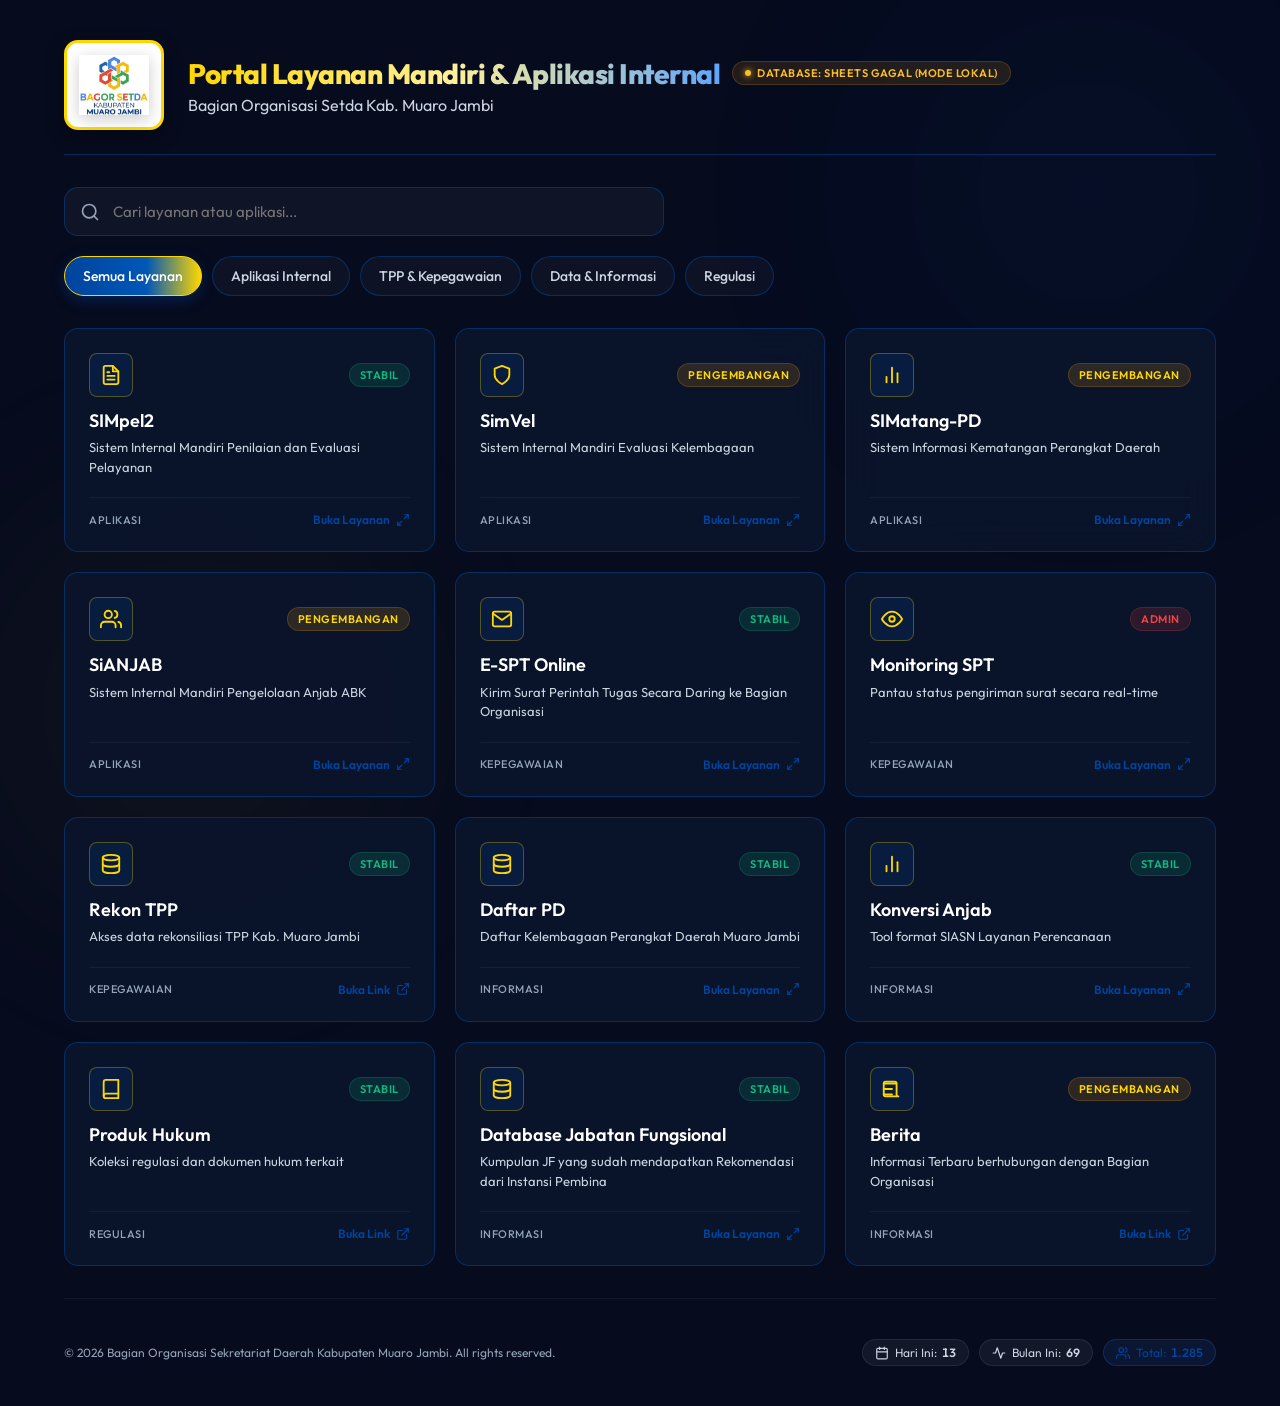
<file: index.html>
<!DOCTYPE html>
<html lang="id">
<head>
  <meta charset="UTF-8">
  <meta name="viewport" content="width=device-width, initial-scale=1.0">
  <meta name="description" content="Portal Layanan Mandiri dan Aplikasi Internal Bagian Organisasi Setda Kab. Muaro Jambi. Akses aplikasi SIMatang-PD, SI-PRABU Muaro Jambi, Tugasku, SimVel, Gentala TPP EM-JE, SEVAJAB, SIMpel2, Daftar PD, Konversi Anjab, Produk Hukum, Database Jabatan Fungsional, Simona Kemendagri, dan Berita.">
  <meta name="keywords" content="simatang-pd, si-prabu muaro jambi, tugasku, simvel, gentala tpp em-je, sevajab, simpel2, daftar pd, konversi anjab, produk hukum, database jabatan fungsional, simona kemendagri, berita, portal bagor, bagian organisasi muaro jambi, tpp muaro jambi, aplikasi internal">
  <meta name="robots" content="index, follow">
  <meta name="author" content="Bagian Organisasi Setda Kab. Muaro Jambi">
  
  <!-- Open Graph / WhatsApp / Facebook -->
  <meta property="og:title" content="Portal Aplikasi Bagian Organisasi Muaro Jambi">
  <meta property="og:description" content="Akses cepat ke SIMpel2, E-SPT, dan layanan internal Bagian Organisasi Setda Kabupaten Muaro Jambi.">
  <meta property="og:type" content="website">
  <meta property="og:image" content="[data-uri]">

  <title>Portal Layanan Mandiri & Aplikasi Internal - Bagian Organisasi Setda Kab. Muaro Jambi</title>
  <!-- Google Fonts: Outfit -->
  <link rel="preconnect" href="https://fonts.googleapis.com">
  <link rel="preconnect" href="https://fonts.gstatic.com" crossorigin>
  <link href="https://fonts.googleapis.com/css2?family=Outfit:wght@300;400;500;600;700&display=swap" rel="stylesheet">
  <!-- Canonical URL -->
  <link rel="canonical" href="https://azovbrigadeina.github.io/portalbagormj/">

  <!-- Structured Data / JSON-LD Schema.org -->
  <script type="application/ld+json">
  {
    "@context": "https://schema.org",
    "@type": "GovernmentOrganization",
    "name": "Bagian Organisasi Sekretariat Daerah Kabupaten Muaro Jambi",
    "alternateName": "Bagian Organisasi Setda Kab. Muaro Jambi",
    "url": "https://azovbrigadeina.github.io/portalbagormj/",
    "logo": "[data-uri]",
    "description": "Portal Layanan Mandiri dan Aplikasi Internal (SIMpel2, SimVel, SIMatang-PD, SiANJAB) Bagian Organisasi Sekretariat Daerah Kabupaten Muaro Jambi.",
    "address": {
      "@type": "PostalAddress",
      "addressLocality": "Muaro Jambi",
      "addressRegion": "Jambi",
      "addressCountry": "ID"
    }
  }
  </script>
  <script type="application/ld+json">
  {
    "@context": "https://schema.org",
    "@type": "WebSite",
    "name": "Portal Layanan Mandiri & Aplikasi Internal",
    "url": "https://azovbrigadeina.github.io/portalbagormj/",
    "potentialAction": {
      "@type": "SearchAction",
      "target": "https://azovbrigadeina.github.io/portalbagormj/?q={search_term_string}",
      "query-input": "required name=search_term_string"
    }
  }
  </script>
  <script type="application/ld+json">
  {
    "@context": "https://schema.org",
    "@type": "ItemList",
    "name": "Daftar Aplikasi dan Layanan Mandiri Bagian Organisasi Setda Kab. Muaro Jambi",
    "description": "Daftar aplikasi pelayanan internal dan mandiri (SIMpel2, SimVel, SIMatang-PD, SiANJAB, E-SPT, dll.) Bagian Organisasi Sekretariat Daerah Kabupaten Muaro Jambi.",
    "numberOfItems": 12,
    "itemListElement": [
      {
        "@type": "ListItem",
        "position": 1,
        "item": {
          "@type": "WebApplication",
          "name": "SIMpel2",
          "description": "Sistem Internal Mandiri Penilaian dan Evaluasi Pelayanan",
          "url": "https://bagorsetdamuarojambi.blogspot.com/p/simpel2.html",
          "applicationCategory": "GovernmentApplication",
          "operatingSystem": "All"
        }
      },
      {
        "@type": "ListItem",
        "position": 2,
        "item": {
          "@type": "WebApplication",
          "name": "SimVel",
          "description": "Sistem Internal Mandiri Evaluasi Kelembagaan",
          "url": "https://bagorsetdamuarojambi.blogspot.com/p/simvel-sistem-internal-mandiri-evaluasi.html",
          "applicationCategory": "GovernmentApplication",
          "operatingSystem": "All"
        }
      },
      {
        "@type": "ListItem",
        "position": 3,
        "item": {
          "@type": "WebApplication",
          "name": "SIMatang-PD",
          "description": "Sistem Informasi Kematangan Perangkat Daerah",
          "url": "https://bagorsetdamuarojambi.blogspot.com/p/simatang-pd-sistem-informasi-kematangan.html",
          "applicationCategory": "GovernmentApplication",
          "operatingSystem": "All"
        }
      },
      {
        "@type": "ListItem",
        "position": 4,
        "item": {
          "@type": "WebApplication",
          "name": "SiANJAB",
          "description": "Sistem Internal Mandiri Pengelolaan Anjab ABK",
          "url": "https://script.google.com/macros/s/AKfycbxvBfjFGEVGvlJBfCzabklB_vdE9C_u2KOuKWK3XBk0evQLAsrQzlScjJ7Pu6r2I1K5/exec",
          "applicationCategory": "GovernmentApplication",
          "operatingSystem": "All"
        }
      },
      {
        "@type": "ListItem",
        "position": 5,
        "item": {
          "@type": "WebApplication",
          "name": "E-SPT Online",
          "description": "Kirim Surat Perintah Tugas Secara Daring ke Bagian Organisasi Setda Muaro Jambi",
          "url": "https://bagorsetdamuarojambi.blogspot.com/p/kirim-spt-ke-bagor.html",
          "applicationCategory": "GovernmentApplication",
          "operatingSystem": "All"
        }
      },
      {
        "@type": "ListItem",
        "position": 6,
        "item": {
          "@type": "WebApplication",
          "name": "Monitoring SPT",
          "description": "Pantau status pengiriman surat perintah tugas secara real-time",
          "url": "https://script.google.com/macros/s/AKfycbxdewoyd5X9EwvQzqWNjwJHDyI6bPwF65oXV5mZEuBJ6e0kn4Cr9KbBvm41tS8IhD-7/exec",
          "applicationCategory": "GovernmentApplication",
          "operatingSystem": "All"
        }
      },
      {
        "@type": "ListItem",
        "position": 7,
        "item": {
          "@type": "WebApplication",
          "name": "Rekon TPP",
          "description": "Akses data rekonsiliasi TPP Kab. Muaro Jambi secara real-time",
          "url": "https://docs.google.com/spreadsheets/d/1p2XOwIdNdkH7qtvNghfCpnviojWE2s1DUXN1sA1w25M/edit?usp=sharing",
          "applicationCategory": "GovernmentApplication",
          "operatingSystem": "All"
        }
      },
      {
        "@type": "ListItem",
        "position": 8,
        "item": {
          "@type": "WebApplication",
          "name": "Daftar PD",
          "description": "Daftar Kelembagaan Perangkat Daerah Kabupaten Muaro Jambi",
          "url": "https://docs.google.com/spreadsheets/d/e/2PACX-1vSDWcfo7o9BMP2hrqey-TtRVkSrduB0nie8tYmIbgl3_uPAljKsynOXCxeo23q6PH5BywdwgTRw99PG/pubhtml?gid=902116630&single=true",
          "applicationCategory": "GovernmentApplication",
          "operatingSystem": "All"
        }
      },
      {
        "@type": "ListItem",
        "position": 9,
        "item": {
          "@type": "WebApplication",
          "name": "Konversi Anjab",
          "description": "Tool format SIASN Layanan Perencanaan Bagian Organisasi",
          "url": "https://konversianjabkesiasn.streamlit.app/",
          "applicationCategory": "GovernmentApplication",
          "operatingSystem": "All"
        }
      },
      {
        "@type": "ListItem",
        "position": 10,
        "item": {
          "@type": "WebApplication",
          "name": "Produk Hukum",
          "description": "Koleksi regulasi dan dokumen hukum terkait Bagian Organisasi Setda Muaro Jambi",
          "url": "https://www.scribd.com/user/423123452/Thomas-Anders",
          "applicationCategory": "GovernmentApplication",
          "operatingSystem": "All"
        }
      },
      {
        "@type": "ListItem",
        "position": 11,
        "item": {
          "@type": "WebApplication",
          "name": "Database Jabatan Fungsional",
          "description": "Kumpulan Jabatan Fungsional (JF) yang sudah mendapatkan Rekomendasi dari Instansi Pembina",
          "url": "https://docs.google.com/spreadsheets/d/e/2PACX-1vSf3_Gt-Dzfxx7tHcEE6VqGRSzTFfcY3HB98qLFxtr5LNWlP6vkH7aKm_m-pfwsYCTDoo1eR8a5xbFG/pubhtml",
          "applicationCategory": "GovernmentApplication",
          "operatingSystem": "All"
        }
      },
      {
        "@type": "ListItem",
        "position": 12,
        "item": {
          "@type": "WebApplication",
          "name": "Berita",
          "description": "Informasi Terbaru berhubungan dengan Bagian Organisasi Setda Kabupaten Muaro Jambi",
          "url": "https://azovbrigadeina.github.io/portalbagormj/",
          "applicationCategory": "GovernmentApplication",
          "operatingSystem": "All"
        }
      }
    ]
  }
  </script>

  <!-- Link Stylesheet -->
  <link rel="stylesheet" href="style.css?v=1.0.5">
</head>
<body>

  <!-- Background Blur Elements -->
  <div class="bg-blur bg-blur-1"></div>
  <div class="bg-blur bg-blur-2"></div>

  <!-- Dashboard Main Container -->
  <main class="dashboard-container" id="dashboardView">
    
    <!-- Top Header -->
    <header class="dashboard-header">
      <div class="header-left-side">
        <div class="logo-wrapper">
          <img src="[data-uri]" alt="Logo Kabupaten Muaro Jambi" class="logo-img">
        </div>
        <div class="header-text">
          <div class="title-status-row">
            <h1>Portal Layanan Mandiri & Aplikasi Internal</h1>
            <span id="connectionStatus" class="status-pill status-loading" title="Status koneksi database">Menghubungkan...</span>
          </div>
          <p class="subtitle">Bagian Organisasi Setda Kab. Muaro Jambi</p>
        </div>
      </div>
      

    </header>

    <!-- Search & Filter Controls -->
    <section class="controls-section">
      <div class="search-box">
        <svg class="search-icon" xmlns="http://www.w3.org/2000/svg" viewBox="0 0 24 24" fill="none" stroke="currentColor" stroke-width="2" stroke-linecap="round" stroke-linejoin="round">
          <circle cx="11" cy="11" r="8"></circle>
          <line x1="21" y1="21" x2="16.65" y2="16.65"></line>
        </svg>
        <input type="text" id="searchInput" placeholder="Cari layanan atau aplikasi..." aria-label="Cari layanan">
        <button id="clearSearchBtn" class="clear-search-btn" aria-label="Hapus pencarian" style="display: none;">
          <svg xmlns="http://www.w3.org/2000/svg" viewBox="0 0 24 24" fill="none" stroke="currentColor" stroke-width="2">
            <line x1="18" y1="6" x2="6" y2="18"></line>
            <line x1="6" y1="6" x2="18" y2="18"></line>
          </svg>
        </button>
      </div>

      <!-- Filter Tabs -->
      <nav class="filter-tabs" aria-label="Kategori aplikasi">
        <button class="filter-tab active" data-category="all">Semua Layanan</button>
        <button class="filter-tab" data-category="aplikasi">Aplikasi Internal</button>
        <button class="filter-tab" data-category="kepegawaian">TPP & Kepegawaian</button>
        <button class="filter-tab" data-category="informasi">Data & Informasi</button>
        <button class="filter-tab" data-category="regulasi">Regulasi</button>
      </nav>
    </section>

    <!-- App Cards Grid -->
    <section class="grid-section">
      <div class="app-grid" id="appGrid">
        <!-- SIMatang-PD Card -->
        <a href="https://script.google.com/macros/s/AKfycbzoScMV1ULBGAel1KHaebq7EPnz_u3m54HR3409liJgPi7qmNJ7k67rCifrkF8LJgtrgg/exec" target="_blank" rel="noopener noreferrer" class="app-card" data-id="simatang-pd">
          <div class="app-card-top">
            <div class="app-card-meta">
              <div class="app-icon-wrapper">
                <svg xmlns="http://www.w3.org/2000/svg" viewBox="0 0 24 24" fill="none" stroke="currentColor" stroke-width="2" stroke-linecap="round" stroke-linejoin="round"><line x1="18" y1="20" x2="18" y2="10"></line><line x1="12" y1="20" x2="12" y2="4"></line><line x1="6" y1="20" x2="6" y2="14"></line></svg>
              </div>
              <span class="badge badge-dev">Pengembangan</span>
            </div>
            <div class="app-info">
              <h3>SIMatang-PD</h3>
              <p>Sistem Informasi Kematangan Perangkat Daerah</p>
            </div>
          </div>
          <div class="app-card-bottom">
            <span class="app-category">aplikasi</span>
            <span class="action-indicator">
              <span>Buka Layanan</span>
              <svg xmlns="http://www.w3.org/2000/svg" viewBox="0 0 24 24" fill="none" stroke="currentColor" stroke-width="2" stroke-linecap="round" stroke-linejoin="round"><polyline points="15 3 21 3 21 9"></polyline><polyline points="9 21 3 21 3 15"></polyline><line x1="21" y1="3" x2="14" y2="10"></line><line x1="3" y1="21" x2="10" y2="14"></line></svg>
            </span>
          </div>
        </a>

        <!-- SI-PRABU Muaro Jambi Card -->
        <a href="https://anjabmj-44141.web.app/" target="_blank" rel="noopener noreferrer" class="app-card" data-id="sianjab">
          <div class="app-card-top">
            <div class="app-card-meta">
              <div class="app-icon-wrapper">
                <svg xmlns="http://www.w3.org/2000/svg" viewBox="0 0 24 24" fill="none" stroke="currentColor" stroke-width="2" stroke-linecap="round" stroke-linejoin="round"><path d="M17 21v-2a4 4 0 0 0-4-4H5a4 4 0 0 0-4 4v2"></path><circle cx="9" cy="7" r="4"></circle><path d="M23 21v-2a4 4 0 0 0-3-3.87"></path><path d="M16 3.13a4 4 0 0 1 0 7.75"></path></svg>
              </div>
              <span class="badge badge-dev">Pengembangan</span>
            </div>
            <div class="app-info">
              <h3>SI-PRABU Muaro Jambi</h3>
              <p>Sistem Terpadu Analisis Jabatan &amp; Beban Kerja</p>
            </div>
          </div>
          <div class="app-card-bottom">
            <span class="app-category">aplikasi</span>
            <span class="action-indicator">
              <span>Buka Link</span>
              <svg xmlns="http://www.w3.org/2000/svg" viewBox="0 0 24 24" fill="none" stroke="currentColor" stroke-width="2" stroke-linecap="round" stroke-linejoin="round"><path d="M18 13v6a2 2 0 0 1-2 2H5a2 2 0 0 1-2-2V8a2 2 0 0 1 2-2h6"></path><polyline points="15 3 21 3 21 9"></polyline><line x1="10" y1="14" x2="21" y2="3"></line></svg>
            </span>
          </div>
        </a>

        <!-- Tugasku Card -->
        <a href="https://tugasku-bagor.web.app/" target="_blank" rel="noopener noreferrer" class="app-card" data-id="espt-online">
          <div class="app-card-top">
            <div class="app-card-meta">
              <div class="app-icon-wrapper">
                <svg xmlns="http://www.w3.org/2000/svg" viewBox="0 0 24 24" fill="none" stroke="currentColor" stroke-width="2" stroke-linecap="round" stroke-linejoin="round"><path d="M4 4h16c1.1 0 2 .9 2 2v12c0 1.1-.9 2-2 2H4c-1.1 0-2-.9-2-2V6c0-1.1.9-2 2-2z"></path><polyline points="22,6 12,13 2,6"></polyline></svg>
              </div>
              <span class="badge badge-stable">Stabil</span>
            </div>
            <div class="app-info">
              <h3>Tugasku</h3>
              <p>Kirim Surat Perintah Tugas Secara Daring ke Bagian Organisasi</p>
            </div>
          </div>
          <div class="app-card-bottom">
            <span class="app-category">kepegawaian</span>
            <span class="action-indicator">
              <span>Buka Link</span>
              <svg xmlns="http://www.w3.org/2000/svg" viewBox="0 0 24 24" fill="none" stroke="currentColor" stroke-width="2" stroke-linecap="round" stroke-linejoin="round"><path d="M18 13v6a2 2 0 0 1-2 2H5a2 2 0 0 1-2-2V8a2 2 0 0 1 2-2h6"></path><polyline points="15 3 21 3 21 9"></polyline><line x1="10" y1="14" x2="21" y2="3"></line></svg>
            </span>
          </div>
        </a>

        <!-- SimVel Card -->
        <a href="https://script.google.com/macros/s/AKfycbwmL1pVvxpssQtYahaj5xfji4IfsYV4--dIJdaWMz9LUVGW18Y1yy61eeEP8GCHs-_R/exec?ui=modern" target="_blank" rel="noopener noreferrer" class="app-card" data-id="simvel">
          <div class="app-card-top">
            <div class="app-card-meta">
              <div class="app-icon-wrapper">
                <svg xmlns="http://www.w3.org/2000/svg" viewBox="0 0 24 24" fill="none" stroke="currentColor" stroke-width="2" stroke-linecap="round" stroke-linejoin="round"><path d="M12 22s8-4 8-10V5l-8-3-8 3v7c0 6 8 10 8 10z"></path></svg>
              </div>
              <span class="badge badge-dev">Pengembangan</span>
            </div>
            <div class="app-info">
              <h3>SimVel</h3>
              <p>Sistem Internal Mandiri Evaluasi Kelembagaan</p>
            </div>
          </div>
          <div class="app-card-bottom">
            <span class="app-category">aplikasi</span>
            <span class="action-indicator">
              <span>Buka Layanan</span>
              <svg xmlns="http://www.w3.org/2000/svg" viewBox="0 0 24 24" fill="none" stroke="currentColor" stroke-width="2" stroke-linecap="round" stroke-linejoin="round"><polyline points="15 3 21 3 21 9"></polyline><polyline points="9 21 3 21 3 15"></polyline><line x1="21" y1="3" x2="14" y2="10"></line><line x1="3" y1="21" x2="10" y2="14"></line></svg>
            </span>
          </div>
        </a>

        <!-- Gentala TPP EM-JE Card -->
        <a href="https://sitpp-7b65d.web.app/" target="_blank" rel="noopener noreferrer" class="app-card" data-id="rekon-tpp">
          <div class="app-card-top">
            <div class="app-card-meta">
              <div class="app-icon-wrapper">
                <svg xmlns="http://www.w3.org/2000/svg" viewBox="0 0 24 24" fill="none" stroke="currentColor" stroke-width="2" stroke-linecap="round" stroke-linejoin="round"><path d="M14 2H6a2 2 0 0 0-2 2v16a2 2 0 0 0 2 2h12a2 2 0 0 0 2-2V8z"></path><polyline points="14 2 14 8 20 8"></polyline><line x1="16" y1="13" x2="8" y2="13"></line><line x1="16" y1="17" x2="8" y2="17"></line><polyline points="10 9 9 9 8 9"></polyline></svg>
              </div>
              <span class="badge badge-dev">Pengembangan</span>
            </div>
            <div class="app-info">
              <h3>Gentala TPP EM-JE</h3>
              <p>Gerbang Evaluasi &amp; Neraca TPP Aparatur Kabupaten Muaro Jambi</p>
            </div>
          </div>
          <div class="app-card-bottom">
            <span class="app-category">kepegawaian</span>
            <span class="action-indicator">
              <span>Buka Link</span>
              <svg xmlns="http://www.w3.org/2000/svg" viewBox="0 0 24 24" fill="none" stroke="currentColor" stroke-width="2" stroke-linecap="round" stroke-linejoin="round"><path d="M18 13v6a2 2 0 0 1-2 2H5a2 2 0 0 1-2-2V8a2 2 0 0 1 2-2h6"></path><polyline points="15 3 21 3 21 9"></polyline><line x1="10" y1="14" x2="21" y2="3"></line></svg>
            </span>
          </div>
        </a>

        <!-- SEVAJAB Card -->
        <a href="#" class="app-card" data-id="evjab">
          <div class="app-card-top">
            <div class="app-card-meta">
              <div class="app-icon-wrapper">
                <svg xmlns="http://www.w3.org/2000/svg" viewBox="0 0 24 24" fill="none" stroke="currentColor" stroke-width="2" stroke-linecap="round" stroke-linejoin="round"><path d="M1 12s4-8 11-8 11 8 11 8-4 8-11 8-11-8-11-8z"></path><circle cx="12" cy="12" r="3"></circle></svg>
              </div>
              <span class="badge badge-dev">Pengembangan</span>
            </div>
            <div class="app-info">
              <h3>SEVAJAB</h3>
              <p>Sistem Evaluasi &amp; Valuasi Jabatan ASN Kabupaten Muaro Jambi</p>
            </div>
          </div>
          <div class="app-card-bottom">
            <span class="app-category">kepegawaian</span>
            <span class="action-indicator">
              <span>Buka Link</span>
              <svg xmlns="http://www.w3.org/2000/svg" viewBox="0 0 24 24" fill="none" stroke="currentColor" stroke-width="2" stroke-linecap="round" stroke-linejoin="round"><path d="M18 13v6a2 2 0 0 1-2 2H5a2 2 0 0 1-2-2V8a2 2 0 0 1 2-2h6"></path><polyline points="15 3 21 3 21 9"></polyline><line x1="10" y1="14" x2="21" y2="3"></line></svg>
            </span>
          </div>
        </a>

        <!-- SIMpel2 Card -->
        <a href="https://script.google.com/macros/s/AKfycbyvpoN6-8Y31OwiL2_d72qBmZqxh02TjJV72rCz2s0WRZObszvcG3Pe2AVahu9J1zZY/exec" target="_blank" rel="noopener noreferrer" class="app-card" data-id="simpel2">
          <div class="app-card-top">
            <div class="app-card-meta">
              <div class="app-icon-wrapper">
                <svg xmlns="http://www.w3.org/2000/svg" viewBox="0 0 24 24" fill="none" stroke="currentColor" stroke-width="2" stroke-linecap="round" stroke-linejoin="round"><path d="M14 2H6a2 2 0 0 0-2 2v16a2 2 0 0 0 2 2h12a2 2 0 0 0 2-2V8z"></path><polyline points="14 2 14 8 20 8"></polyline><line x1="16" y1="13" x2="8" y2="13"></line><line x1="16" y1="17" x2="8" y2="17"></line><polyline points="10 9 9 9 8 9"></polyline></svg>
              </div>
              <span class="badge badge-stable">Stabil</span>
            </div>
            <div class="app-info">
              <h3>SIMpel2</h3>
              <p>Sistem Internal Mandiri Penilaian dan Evaluasi Pelayanan</p>
            </div>
          </div>
          <div class="app-card-bottom">
            <span class="app-category">aplikasi</span>
            <span class="action-indicator">
              <span>Buka Layanan</span>
              <svg xmlns="http://www.w3.org/2000/svg" viewBox="0 0 24 24" fill="none" stroke="currentColor" stroke-width="2" stroke-linecap="round" stroke-linejoin="round"><polyline points="15 3 21 3 21 9"></polyline><polyline points="9 21 3 21 3 15"></polyline><line x1="21" y1="3" x2="14" y2="10"></line><line x1="3" y1="21" x2="10" y2="14"></line></svg>
            </span>
          </div>
        </a>

        <!-- Daftar PD Card -->
        <a href="https://docs.google.com/spreadsheets/d/e/2PACX-1vSDWcfo7o9BMP2hrqey-TtRVkSrduB0nie8tYmIbgl3_uPAljKsynOXCxeo23q6PH5BywdwgTRw99PG/pubhtml?gid=902116630&amp;single=true" target="_blank" rel="noopener noreferrer" class="app-card" data-id="daftar-pd">
          <div class="app-card-top">
            <div class="app-card-meta">
              <div class="app-icon-wrapper">
                <svg xmlns="http://www.w3.org/2000/svg" viewBox="0 0 24 24" fill="none" stroke="currentColor" stroke-width="2" stroke-linecap="round" stroke-linejoin="round"><ellipse cx="12" cy="5" rx="9" ry="3"></ellipse><path d="M3 5v14c0 1.66 4 3 9 3s9-1.34 9-3V5"></path><path d="M3 12c0 1.66 4 3 9 3s9-1.34 9-3"></path></svg>
              </div>
              <span class="badge badge-stable">Stabil</span>
            </div>
            <div class="app-info">
              <h3>Daftar PD</h3>
              <p>Daftar Kelembagaan Perangkat Daerah Muaro Jambi</p>
            </div>
          </div>
          <div class="app-card-bottom">
            <span class="app-category">informasi</span>
            <span class="action-indicator">
              <span>Buka Layanan</span>
              <svg xmlns="http://www.w3.org/2000/svg" viewBox="0 0 24 24" fill="none" stroke="currentColor" stroke-width="2" stroke-linecap="round" stroke-linejoin="round"><polyline points="15 3 21 3 21 9"></polyline><polyline points="9 21 3 21 3 15"></polyline><line x1="21" y1="3" x2="14" y2="10"></line><line x1="3" y1="21" x2="10" y2="14"></line></svg>
            </span>
          </div>
        </a>

        <!-- Konversi Anjab Card -->
        <a href="https://konversianjabkesiasn.streamlit.app/" target="_blank" rel="noopener noreferrer" class="app-card" data-id="konversi-anjab">
          <div class="app-card-top">
            <div class="app-card-meta">
              <div class="app-icon-wrapper">
                <svg xmlns="http://www.w3.org/2000/svg" viewBox="0 0 24 24" fill="none" stroke="currentColor" stroke-width="2" stroke-linecap="round" stroke-linejoin="round"><line x1="18" y1="20" x2="18" y2="10"></line><line x1="12" y1="20" x2="12" y2="4"></line><line x1="6" y1="20" x2="6" y2="14"></line></svg>
              </div>
              <span class="badge badge-stable">Stabil</span>
            </div>
            <div class="app-info">
              <h3>Konversi Anjab</h3>
              <p>Tool format SIASN Layanan Perencanaan</p>
            </div>
          </div>
          <div class="app-card-bottom">
            <span class="app-category">informasi</span>
            <span class="action-indicator">
              <span>Buka Layanan</span>
              <svg xmlns="http://www.w3.org/2000/svg" viewBox="0 0 24 24" fill="none" stroke="currentColor" stroke-width="2" stroke-linecap="round" stroke-linejoin="round"><polyline points="15 3 21 3 21 9"></polyline><polyline points="9 21 3 21 3 15"></polyline><line x1="21" y1="3" x2="14" y2="10"></line><line x1="3" y1="21" x2="10" y2="14"></line></svg>
            </span>
          </div>
        </a>

        <!-- Produk Hukum Card -->
        <a href="https://www.scribd.com/user/423123452/Thomas-Anders" target="_blank" rel="noopener noreferrer" class="app-card" data-id="produk-hukum">
          <div class="app-card-top">
            <div class="app-card-meta">
              <div class="app-icon-wrapper">
                <svg xmlns="http://www.w3.org/2000/svg" viewBox="0 0 24 24" fill="none" stroke="currentColor" stroke-width="2" stroke-linecap="round" stroke-linejoin="round"><path d="M4 19.5A2.5 2.5 0 0 1 6.5 17H20"></path><path d="M6.5 2H20v20H6.5A2.5 2.5 0 0 1 4 19.5v-15A2.5 2.5 0 0 1 6.5 2z"></path></svg>
              </div>
              <span class="badge badge-stable">Stabil</span>
            </div>
            <div class="app-info">
              <h3>Produk Hukum</h3>
              <p>Koleksi regulasi dan dokumen hukum terkait</p>
            </div>
          </div>
          <div class="app-card-bottom">
            <span class="app-category">regulasi</span>
            <span class="action-indicator">
              <span>Buka Link</span>
              <svg xmlns="http://www.w3.org/2000/svg" viewBox="0 0 24 24" fill="none" stroke="currentColor" stroke-width="2" stroke-linecap="round" stroke-linejoin="round"><path d="M18 13v6a2 2 0 0 1-2 2H5a2 2 0 0 1-2-2V8a2 2 0 0 1 2-2h6"></path><polyline points="15 3 21 3 21 9"></polyline><line x1="10" y1="14" x2="21" y2="3"></line></svg>
            </span>
          </div>
        </a>

        <!-- Database Jabatan Fungsional Card -->
        <a href="https://docs.google.com/spreadsheets/d/e/2PACX-1vSf3_Gt-Dzfxx7tHcEE6VqGRSzTFfcY3HB98qLFxtr5LNWlP6vkH7aKm_m-pfwsYCTDoo1eR8a5xbFG/pubhtml" target="_blank" rel="noopener noreferrer" class="app-card" data-id="database-jf">
          <div class="app-card-top">
            <div class="app-card-meta">
              <div class="app-icon-wrapper">
                <svg xmlns="http://www.w3.org/2000/svg" viewBox="0 0 24 24" fill="none" stroke="currentColor" stroke-width="2" stroke-linecap="round" stroke-linejoin="round"><ellipse cx="12" cy="5" rx="9" ry="3"></ellipse><path d="M3 5v14c0 1.66 4 3 9 3s9-1.34 9-3V5"></path><path d="M3 12c0 1.66 4 3 9 3s9-1.34 9-3"></path></svg>
              </div>
              <span class="badge badge-stable">Stabil</span>
            </div>
            <div class="app-info">
              <h3>Database Jabatan Fungsional</h3>
              <p>Kumpulan JF yang sudah mendapatkan Rekomendasi dari Instansi Pembina</p>
            </div>
          </div>
          <div class="app-card-bottom">
            <span class="app-category">informasi</span>
            <span class="action-indicator">
              <span>Buka Layanan</span>
              <svg xmlns="http://www.w3.org/2000/svg" viewBox="0 0 24 24" fill="none" stroke="currentColor" stroke-width="2" stroke-linecap="round" stroke-linejoin="round"><polyline points="15 3 21 3 21 9"></polyline><polyline points="9 21 3 21 3 15"></polyline><line x1="21" y1="3" x2="14" y2="10"></line><line x1="3" y1="21" x2="10" y2="14"></line></svg>
            </span>
          </div>
        </a>

        <!-- Simona Kemendagri Card -->
        <a href="simona.kemendagri.go.id" target="_blank" rel="noopener noreferrer" class="app-card" data-id="Simona">
          <div class="app-card-top">
            <div class="app-card-meta">
              <div class="app-icon-wrapper">
                <svg xmlns="http://www.w3.org/2000/svg" viewBox="0 0 24 24" fill="none" stroke="currentColor" stroke-width="2" stroke-linecap="round" stroke-linejoin="round"><ellipse cx="12" cy="5" rx="9" ry="3"></ellipse><path d="M3 5v14c0 1.66 4 3 9 3s9-1.34 9-3V5"></path><path d="M3 12c0 1.66 4 3 9 3s9-1.34 9-3"></path></svg>
              </div>
              <span class="badge badge-stable">Stabil</span>
            </div>
            <div class="app-info">
              <h3>Simona Kemendagri</h3>
              <p>Simona Kemendagri TPP</p>
            </div>
          </div>
          <div class="app-card-bottom">
            <span class="app-category">informasi</span>
            <span class="action-indicator">
              <span>Buka Layanan</span>
              <svg xmlns="http://www.w3.org/2000/svg" viewBox="0 0 24 24" fill="none" stroke="currentColor" stroke-width="2" stroke-linecap="round" stroke-linejoin="round"><polyline points="15 3 21 3 21 9"></polyline><polyline points="9 21 3 21 3 15"></polyline><line x1="21" y1="3" x2="14" y2="10"></line><line x1="3" y1="21" x2="10" y2="14"></line></svg>
            </span>
          </div>
        </a>

        <!-- Berita Card -->
        <a href="#" class="app-card" data-id="berita">
          <div class="app-card-top">
            <div class="app-card-meta">
              <div class="app-icon-wrapper">
                <svg xmlns="http://www.w3.org/2000/svg" viewBox="0 0 24 24" fill="none" stroke="currentColor" stroke-width="2" stroke-linecap="round" stroke-linejoin="round"><path d="M19 20H5a2 2 0 0 1-2-2V6a2 2 0 0 1 2-2h10a2 2 0 0 1 2 2v12a2 2 0 0 0 2 2z"></path><path d="M12 12H3"></path><path d="M16 6H3"></path><path d="M12 18H3"></path></svg>
              </div>
              <span class="badge badge-stable">Stabil</span>
            </div>
            <div class="app-info">
              <h3>Berita</h3>
              <p>Informasi Terbaru berhubungan dengan Bagian Organisasi</p>
            </div>
          </div>
          <div class="app-card-bottom">
            <span class="app-category">informasi</span>
            <span class="action-indicator">
              <span>Buka Link</span>
              <svg xmlns="http://www.w3.org/2000/svg" viewBox="0 0 24 24" fill="none" stroke="currentColor" stroke-width="2" stroke-linecap="round" stroke-linejoin="round"><path d="M18 13v6a2 2 0 0 1-2 2H5a2 2 0 0 1-2-2V8a2 2 0 0 1 2-2h6"></path><polyline points="15 3 21 3 21 9"></polyline><line x1="10" y1="14" x2="21" y2="3"></line></svg>
            </span>
          </div>
        </a>
      </div>
    </section>

    <!-- Footer Information -->
    <footer class="dashboard-footer">
      <div class="footer-content">
        <p>&copy; 2026 Bagian Organisasi Sekretariat Daerah Kabupaten Muaro Jambi. All rights reserved.</p>
        <div class="visitor-stats-container">
          <div class="stat-badge" title="Pengunjung Hari Ini">
            <svg xmlns="http://www.w3.org/2000/svg" width="14" height="14" viewBox="0 0 24 24" fill="none" stroke="currentColor" stroke-width="2" stroke-linecap="round" stroke-linejoin="round"><rect x="3" y="4" width="18" height="18" rx="2" ry="2"></rect><line x1="16" y1="2" x2="16" y2="6"></line><line x1="8" y1="2" x2="8" y2="6"></line><line x1="3" y1="10" x2="21" y2="10"></line></svg>
            <span>Hari Ini: <strong id="countToday" class="count-value">...</strong></span>
          </div>
          <div class="stat-badge" title="Pengunjung Bulan Ini">
            <svg xmlns="http://www.w3.org/2000/svg" width="14" height="14" viewBox="0 0 24 24" fill="none" stroke="currentColor" stroke-width="2" stroke-linecap="round" stroke-linejoin="round"><path d="M22 12h-4l-3 9L9 3l-3 9H2"></path></svg>
            <span>Bulan Ini: <strong id="countMonth" class="count-value">...</strong></span>
          </div>
          <div class="stat-badge stat-total" title="Total Pengunjung Keseluruhan">
            <svg xmlns="http://www.w3.org/2000/svg" width="14" height="14" viewBox="0 0 24 24" fill="none" stroke="currentColor" stroke-width="2" stroke-linecap="round" stroke-linejoin="round"><path d="M17 21v-2a4 4 0 0 0-4-4H5a4 4 0 0 0-4 4v2"></path><circle cx="9" cy="7" r="4"></circle><path d="M23 21v-2a4 4 0 0 0-3-3.87"></path><path d="M16 3.13a4 4 0 0 1 0 7.75"></path></svg>
            <span>Total: <strong id="countTotal" class="count-value">...</strong></span>
          </div>
        </div>
      </div>
    </footer>
  </main>



  <!-- Fullscreen Iframe Viewer -->
  <div class="viewer-overlay" id="viewerOverlay" style="display: none;">
    <!-- Viewer Sandbox Container -->
    <div class="viewer-content">
      <!-- Loading Spinner for Iframe -->
      <div class="iframe-loader" id="iframeLoader">
        <div class="spinner"></div>
        <p>Memuat aplikasi, mohon tunggu...</p>
      </div>

      <!-- Iframe Target -->
      <iframe id="viewerIframe" class="viewer-iframe" name="viewerIframe" allow="geolocation; microphone; camera; midi; encrypted-media;" referrerpolicy="no-referrer"></iframe>

      <!-- Fallback Error Alert -->
      <div class="iframe-fallback" id="iframeFallback" style="display: none;">
        <div class="fallback-card">
          <div class="fallback-icon">
            <svg xmlns="http://www.w3.org/2000/svg" viewBox="0 0 24 24" fill="none" stroke="currentColor" stroke-width="2" stroke-linecap="round" stroke-linejoin="round">
              <path d="M10.29 3.86L1.82 18a2 2 0 0 0 1.71 3h16.94a2 2 0 0 0 1.71-3L13.71 3.86a2 2 0 0 0-3.42 0z"></path>
              <line x1="12" y1="9" x2="12" y2="13"></line>
              <line x1="12" y1="17" x2="12.01" y2="17"></line>
            </svg>
          </div>
          <h3>Aplikasi Membatasi Tampilan Tersemat</h3>
          <p>Beberapa aplikasi atau dokumen membatasi diri untuk dimuat di dalam dashboard demi alasan keamanan.</p>
          <a href="#" id="fallbackExternalLink" target="_blank" class="fallback-btn">Buka Aplikasi di Tab Baru</a>
        </div>
      </div>
    </div>

    <!-- Floating FAB Controller (Bottom Right Corner) -->
    <div class="viewer-fab-container" id="viewerFabContainer">
      <!-- Expanded Capsule Menu -->
      <div class="viewer-fab-menu" id="viewerFabMenu">
        <button class="viewer-capsule-btn back-btn" id="closeViewerBtn" aria-label="Kembali ke Dashboard" title="Kembali ke Dashboard">
          <svg xmlns="http://www.w3.org/2000/svg" viewBox="0 0 24 24" fill="none" stroke="currentColor" stroke-width="2.5" stroke-linecap="round" stroke-linejoin="round">
            <line x1="19" y1="12" x2="5" y2="12"></line>
            <polyline points="12 19 5 12 12 5"></polyline>
          </svg>
          <span>Kembali</span>
        </button>

        <div class="viewer-capsule-divider"></div>

        <button class="viewer-capsule-icon-btn" id="refreshViewerBtn" title="Muat Ulang Aplikasi" aria-label="Muat Ulang">
          <svg xmlns="http://www.w3.org/2000/svg" viewBox="0 0 24 24" fill="none" stroke="currentColor" stroke-width="2" stroke-linecap="round" stroke-linejoin="round">
            <path d="M21.5 2v6h-6M21.34 15.57a10 10 0 1 1-.57-8.38l5.67-5.67"></path>
          </svg>
        </button>

        <a class="viewer-capsule-icon-btn" id="externalViewerLink" target="_blank" href="#" title="Buka di Tab Baru" aria-label="Buka di Tab Baru">
          <svg xmlns="http://www.w3.org/2000/svg" viewBox="0 0 24 24" fill="none" stroke="currentColor" stroke-width="2" stroke-linecap="round" stroke-linejoin="round">
            <path d="M18 13v6a2 2 0 0 1-2 2H5a2 2 0 0 1-2-2V8a2 2 0 0 1 2-2h6"></path>
            <polyline points="15 3 21 3 21 9"></polyline>
            <line x1="10" y1="14" x2="21" y2="3"></line>
          </svg>
        </a>
      </div>

      <!-- Main Circular Trigger Button -->
      <button class="viewer-fab-trigger" id="viewerFabTrigger" aria-label="Buka Menu Portal" title="Menu Portal">
        <!-- 3-dots icon when collapsed -->
        <svg class="icon-open" xmlns="http://www.w3.org/2000/svg" viewBox="0 0 24 24" fill="currentColor">
          <circle cx="5" cy="12" r="2"></circle>
          <circle cx="12" cy="12" r="2"></circle>
          <circle cx="19" cy="12" r="2"></circle>
        </svg>
        <!-- Close icon when expanded -->
        <svg class="icon-close" xmlns="http://www.w3.org/2000/svg" viewBox="0 0 24 24" fill="none" stroke="currentColor" stroke-width="2.5" stroke-linecap="round" stroke-linejoin="round">
          <line x1="18" y1="6" x2="6" y2="18"></line>
          <line x1="6" y1="6" x2="18" y2="18"></line>
        </svg>
      </button>
    </div>
  </div>

  <!-- Link JavaScript -->
  <script src="app.js?v=1.0.6"></script>
</body>
</html>
</file>
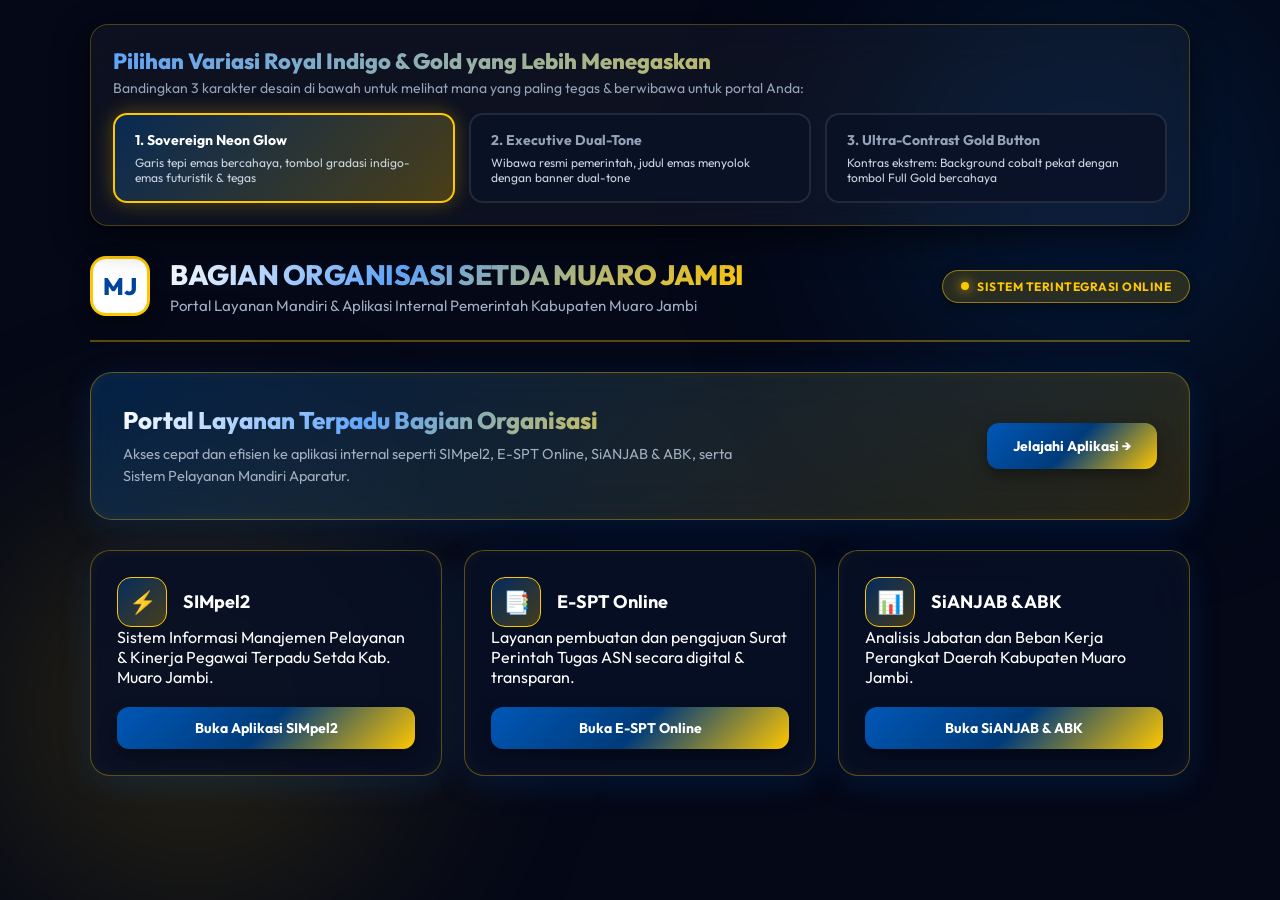
<file: mockup-preview.html>
<!DOCTYPE html>
<html lang="id">
<head>
  <meta charset="UTF-8">
  <meta name="viewport" content="width=device-width, initial-scale=1.0">
  <title>Mockup Redesain Warna Portal - Royal Indigo & Gold Variations</title>
  <link rel="preconnect" href="https://fonts.googleapis.com">
  <link rel="preconnect" href="https://fonts.gstatic.com" crossorigin>
  <link href="https://fonts.googleapis.com/css2?family=Outfit:wght@300;400;500;600;700;800&display=swap" rel="stylesheet">
  <style>
    /* CSS Base & Reset */
    * {
      margin: 0;
      padding: 0;
      box-sizing: border-box;
      font-family: 'Outfit', -apple-system, BlinkMacSystemFont, sans-serif;
      transition: all 0.35s cubic-bezier(0.4, 0, 0.2, 1);
    }

    body {
      background-color: var(--bg-primary);
      color: var(--text-primary);
      min-height: 100vh;
      padding: 24px;
      position: relative;
      overflow-x: hidden;
    }

    /* VARIANT 1: Sovereign Neon (Gradient Borders & Neon Glow) */
    body.variant-1 {
      --bg-primary: #040817;
      --bg-card: rgba(8, 16, 38, 0.85);
      --border-card: rgba(255, 199, 0, 0.35);
      --border-hover: #FFC700;
      --text-primary: #ffffff;
      --text-secondary: #a0aec0;
      --accent-blue: #0057B7;
      --accent-gold: #FFC700;
      --grad-title: linear-gradient(135deg, #ffffff 0%, #60A5FA 40%, #FFC700 100%);
      --grad-primary-btn: linear-gradient(135deg, #0057B7 0%, #003B7A 50%, #FFC700 100%);
      --card-shadow: 0 8px 32px rgba(0, 87, 183, 0.2), inset 0 0 15px rgba(255, 199, 0, 0.05);
      --btn-text-color: #ffffff;
      --hero-bg: linear-gradient(135deg, rgba(0, 87, 183, 0.3) 0%, rgba(255, 199, 0, 0.15) 100%);
      --badge-bg: rgba(255, 199, 0, 0.15);
      --badge-color: #FFC700;
      --badge-border: rgba(255, 199, 0, 0.5);
    }

    /* VARIANT 2: Executive Dual-Tone (Wibawa Resmi & Bold Gold Typography) */
    body.variant-2 {
      --bg-primary: #060b1e;
      --bg-card: rgba(11, 20, 44, 0.9);
      --border-card: rgba(0, 87, 183, 0.4);
      --border-hover: #0057B7;
      --text-primary: #ffffff;
      --text-secondary: #cbd5e1;
      --accent-blue: #00449E;
      --accent-gold: #FFD700;
      --grad-title: linear-gradient(90deg, #FFD700 0%, #FFF099 50%, #60A5FA 100%);
      --grad-primary-btn: linear-gradient(90deg, #00449E 0%, #0057B7 60%, #FFD700 100%);
      --card-shadow: 0 10px 25px rgba(0, 0, 0, 0.5);
      --btn-text-color: #ffffff;
      --hero-bg: linear-gradient(90deg, rgba(0, 68, 158, 0.4) 0%, rgba(255, 215, 0, 0.2) 100%);
      --badge-bg: rgba(0, 87, 183, 0.25);
      --badge-color: #93c5fd;
      --badge-border: rgba(0, 87, 183, 0.6);
    }

    /* VARIANT 3: Ultra-Contrast Gold Button & Deep Cobalt (Tegas & Kontras Ekstrem) */
    body.variant-3 {
      --bg-primary: #030612;
      --bg-card: rgba(7, 14, 32, 0.95);
      --border-card: rgba(255, 184, 0, 0.25);
      --border-hover: #FFB800;
      --text-primary: #ffffff;
      --text-secondary: #94a3b8;
      --accent-blue: #0057B7;
      --accent-gold: #FFB800;
      --grad-title: linear-gradient(135deg, #93C5FD 0%, #ffffff 50%, #FFB800 100%);
      --grad-primary-btn: linear-gradient(135deg, #FFB800 0%, #FFA000 100%);
      --card-shadow: 0 8px 30px rgba(0, 0, 0, 0.7);
      --btn-text-color: #040817; /* High Contrast Dark Text on Gold Button */
      --hero-bg: radial-gradient(circle at 0% 0%, rgba(0, 87, 183, 0.4) 0%, rgba(255, 184, 0, 0.15) 100%);
      --badge-bg: rgba(255, 184, 0, 0.2);
      --badge-color: #FFB800;
      --badge-border: #FFB800;
    }

    /* Ambient Background Lights */
    .bg-ambient-blue {
      position: fixed;
      top: -10vw;
      right: -10vw;
      width: 50vw;
      height: 50vw;
      border-radius: 50%;
      background: radial-gradient(circle, rgba(0, 87, 183, 0.25) 0%, transparent 70%);
      filter: blur(90px);
      pointer-events: none;
      z-index: -1;
    }

    .bg-ambient-gold {
      position: fixed;
      bottom: -10vw;
      left: -10vw;
      width: 50vw;
      height: 50vw;
      border-radius: 50%;
      background: radial-gradient(circle, rgba(255, 199, 0, 0.18) 0%, transparent 70%);
      filter: blur(90px);
      pointer-events: none;
      z-index: -1;
    }

    /* Control Panel for Switcher */
    .mockup-controls {
      max-width: 1100px;
      margin: 0 auto 30px auto;
      background: rgba(255, 255, 255, 0.04);
      backdrop-filter: blur(20px);
      border: 1px solid rgba(255, 199, 0, 0.25);
      border-radius: 18px;
      padding: 22px;
      display: flex;
      flex-direction: column;
      gap: 16px;
      box-shadow: 0 12px 35px rgba(0,0,0,0.6);
    }

    .controls-header h2 {
      font-size: 22px;
      font-weight: 800;
      background: linear-gradient(90deg, #60A5FA, #FFC700);
      -webkit-background-clip: text;
      -webkit-text-fill-color: transparent;
    }

    .controls-header p {
      font-size: 14px;
      color: #94a3b8;
      margin-top: 4px;
    }

    .theme-buttons {
      display: flex;
      gap: 14px;
      flex-wrap: wrap;
    }

    .theme-btn {
      flex: 1;
      min-width: 240px;
      padding: 16px 20px;
      border-radius: 14px;
      border: 2px solid rgba(255, 255, 255, 0.1);
      background: rgba(10, 18, 38, 0.85);
      color: #94a3b8;
      cursor: pointer;
      font-weight: 700;
      font-size: 14px;
      display: flex;
      flex-direction: column;
      gap: 6px;
      text-align: left;
    }

    .theme-btn:hover {
      border-color: #FFC700;
      color: #fff;
    }

    .theme-btn.active {
      background: linear-gradient(135deg, rgba(0, 87, 183, 0.35) 0%, rgba(255, 199, 0, 0.25) 100%);
      border-color: #FFC700;
      color: #ffffff;
      box-shadow: 0 0 20px rgba(255, 199, 0, 0.3);
    }

    .btn-subtitle {
      font-size: 12px;
      font-weight: 400;
      color: #cbd5e1;
    }

    /* Mockup Container */
    .portal-preview {
      max-width: 1100px;
      margin: 0 auto;
      display: flex;
      flex-direction: column;
      gap: 30px;
    }

    /* Header Preview */
    .preview-header {
      display: flex;
      justify-content: space-between;
      align-items: center;
      padding-bottom: 24px;
      border-bottom: 2px solid var(--border-card);
      flex-wrap: wrap;
      gap: 16px;
    }

    .header-left {
      display: flex;
      align-items: center;
      gap: 20px;
    }

    .logo-box {
      width: 60px;
      height: 60px;
      background: #ffffff;
      border-radius: 16px;
      display: flex;
      align-items: center;
      justify-content: center;
      font-weight: 800;
      color: #00449E;
      font-size: 24px;
      box-shadow: 0 6px 18px rgba(0, 0, 0, 0.4);
      border: 3px solid var(--accent-gold);
    }

    .header-titles h1 {
      font-size: 28px;
      font-weight: 800;
      background: var(--grad-title);
      -webkit-background-clip: text;
      -webkit-text-fill-color: transparent;
      letter-spacing: -0.5px;
    }

    .header-titles p {
      font-size: 15px;
      color: var(--text-secondary);
      margin-top: 4px;
    }

    .status-pill {
      font-size: 12px;
      font-weight: 700;
      padding: 8px 18px;
      border-radius: 20px;
      background: var(--badge-bg);
      color: var(--badge-color);
      border: 1px solid var(--badge-border);
      display: inline-flex;
      align-items: center;
      gap: 8px;
      text-transform: uppercase;
      letter-spacing: 0.5px;
      box-shadow: 0 4px 12px rgba(0,0,0,0.3);
    }

    .status-pill::before {
      content: '';
      width: 8px;
      height: 8px;
      border-radius: 50%;
      background: var(--accent-gold);
      box-shadow: 0 0 12px var(--accent-gold);
    }

    /* Grid App Cards */
    .cards-grid {
      display: grid;
      grid-template-columns: repeat(auto-fit, minmax(310px, 1fr));
      gap: 22px;
    }

    .app-card {
      background: var(--bg-card);
      backdrop-filter: blur(24px);
      border: 1.5px solid var(--border-card);
      border-radius: 20px;
      padding: 26px;
      display: flex;
      flex-direction: column;
      justify-content: space-between;
      gap: 20px;
      box-shadow: var(--card-shadow);
      position: relative;
    }

    .app-card:hover {
      border-color: var(--border-hover);
      transform: translateY(-6px);
      box-shadow: 0 16px 36px rgba(255, 199, 0, 0.25);
    }

    .app-card-top {
      display: flex;
      align-items: center;
      gap: 16px;
    }

    .card-icon {
      width: 50px;
      height: 50px;
      border-radius: 14px;
      background: linear-gradient(135deg, rgba(0, 87, 183, 0.4) 0%, rgba(255, 199, 0, 0.25) 100%);
      border: 1.5px solid var(--accent-gold);
      display: flex;
      align-items: center;
      justify-content: center;
      font-size: 22px;
    }

    .card-info h3 {
      font-size: 18px;
      font-weight: 700;
      color: var(--text-primary);
    }

    .card-info p {
      font-size: 13.5px;
      color: var(--text-secondary);
      margin-top: 6px;
      line-height: 1.5;
    }

    .btn-action {
      display: flex;
      align-items: center;
      justify-content: center;
      gap: 10px;
      padding: 12px 20px;
      border-radius: 12px;
      font-weight: 700;
      font-size: 14px;
      cursor: pointer;
      border: none;
      width: 100%;
    }

    .btn-primary {
      background: var(--grad-primary-btn);
      color: var(--btn-text-color);
      box-shadow: 0 6px 16px rgba(0, 0, 0, 0.4);
    }

    .btn-primary:hover {
      transform: scale(1.02);
      filter: brightness(1.15);
      box-shadow: 0 8px 24px rgba(255, 199, 0, 0.4);
    }

    /* Banner Highlight */
    .hero-banner {
      background: var(--hero-bg);
      border: 1.5px solid var(--border-card);
      border-radius: 22px;
      padding: 32px;
      display: flex;
      align-items: center;
      justify-content: space-between;
      gap: 24px;
      backdrop-filter: blur(24px);
      box-shadow: var(--card-shadow);
    }

    .hero-banner h2 {
      font-size: 24px;
      font-weight: 800;
      margin-bottom: 8px;
      background: var(--grad-title);
      -webkit-background-clip: text;
      -webkit-text-fill-color: transparent;
    }

    .hero-banner p {
      font-size: 14.5px;
      color: var(--text-secondary);
      max-width: 620px;
      line-height: 1.5;
    }

    .hero-banner .btn-action {
      width: auto;
      white-space: nowrap;
      padding: 14px 26px;
    }
  </style>
</head>
<body class="variant-1">
  <div class="bg-ambient-blue"></div>
  <div class="bg-ambient-gold"></div>

  <!-- Switcher Control -->
  <div class="mockup-controls">
    <div class="controls-header">
      <h2>Pilihan Variasi Royal Indigo & Gold yang Lebih Menegaskan</h2>
      <p>Bandingkan 3 karakter desain di bawah untuk melihat mana yang paling tegas & berwibawa untuk portal Anda:</p>
    </div>
    <div class="theme-buttons">
      <button class="theme-btn active" onclick="setVariant('variant-1', this)">
        <span>1. Sovereign Neon Glow</span>
        <span class="btn-subtitle">Garis tepi emas bercahaya, tombol gradasi indigo-emas futuristik & tegas</span>
      </button>
      <button class="theme-btn" onclick="setVariant('variant-2', this)">
        <span>2. Executive Dual-Tone</span>
        <span class="btn-subtitle">Wibawa resmi pemerintah, judul emas menyolok dengan banner dual-tone</span>
      </button>
      <button class="theme-btn" onclick="setVariant('variant-3', this)">
        <span>3. Ultra-Contrast Gold Button</span>
        <span class="btn-subtitle">Kontras ekstrem: Background cobalt pekat dengan tombol Full Gold bercahaya</span>
      </button>
    </div>
  </div>

  <!-- Live Portal Preview -->
  <div class="portal-preview">
    <!-- Header -->
    <header class="preview-header">
      <div class="header-left">
        <div class="logo-box">MJ</div>
        <div class="header-titles">
          <h1>BAGIAN ORGANISASI SETDA MUARO JAMBI</h1>
          <p>Portal Layanan Mandiri & Aplikasi Internal Pemerintah Kabupaten Muaro Jambi</p>
        </div>
      </div>
      <div class="status-pill">
        Sistem Terintegrasi Online
      </div>
    </header>

    <!-- Hero Highlight -->
    <div class="hero-banner">
      <div>
        <h2>Portal Layanan Terpadu Bagian Organisasi</h2>
        <p>Akses cepat dan efisien ke aplikasi internal seperti SIMpel2, E-SPT Online, SiANJAB & ABK, serta Sistem Pelayanan Mandiri Aparatur.</p>
      </div>
      <button class="btn-action btn-primary">Jelajahi Aplikasi →</button>
    </div>

    <!-- Cards Grid -->
    <div class="cards-grid">
      <!-- Card 1 -->
      <div class="app-card">
        <div>
          <div class="app-card-top">
            <div class="card-icon">⚡</div>
            <div class="card-info">
              <h3>SIMpel2</h3>
            </div>
          </div>
          <p class="card-info">Sistem Informasi Manajemen Pelayanan & Kinerja Pegawai Terpadu Setda Kab. Muaro Jambi.</p>
        </div>
        <button class="btn-action btn-primary">Buka Aplikasi SIMpel2</button>
      </div>

      <!-- Card 2 -->
      <div class="app-card">
        <div>
          <div class="app-card-top">
            <div class="card-icon">📑</div>
            <div class="card-info">
              <h3>E-SPT Online</h3>
            </div>
          </div>
          <p class="card-info">Layanan pembuatan dan pengajuan Surat Perintah Tugas ASN secara digital & transparan.</p>
        </div>
        <button class="btn-action btn-primary">Buka E-SPT Online</button>
      </div>

      <!-- Card 3 -->
      <div class="app-card">
        <div>
          <div class="app-card-top">
            <div class="card-icon">📊</div>
            <div class="card-info">
              <h3>SiANJAB & ABK</h3>
            </div>
          </div>
          <p class="card-info">Analisis Jabatan dan Beban Kerja Perangkat Daerah Kabupaten Muaro Jambi.</p>
        </div>
        <button class="btn-action btn-primary">Buka SiANJAB & ABK</button>
      </div>
    </div>
  </div>

  <script>
    function setVariant(variantName, btn) {
      document.body.className = variantName;
      document.querySelectorAll('.theme-btn').forEach(b => b.classList.remove('active'));
      btn.classList.add('active');
    }
  </script>
</body>
</html>
</file>
<file: style.css>
/* Design System Variables */
:root {
  --font-sans: 'Outfit', -apple-system, BlinkMacSystemFont, "Segoe UI", Roboto, sans-serif;
  
  /* Color Palette - Executive Dual-Tone Ukraine Theme */
  --ukraine-blue: #00449E;
  --ukraine-blue-bright: #0057B7;
  --ukraine-gold: #FFD700;
  --ukraine-gold-light: #FFF099;
  
  --bg-primary: #060b1e;
  --bg-secondary: rgba(11, 20, 44, 0.75);
  --card-bg: rgba(11, 20, 44, 0.9);
  --card-border: rgba(0, 87, 183, 0.4);
  --card-hover-border: #0057B7;
  
  --text-primary: #ffffff;
  --text-secondary: #cbd5e1;
  --text-muted: #94a3b8;
  
  --primary: #00449E;
  --primary-hover: #0057B7;
  --primary-light: rgba(0, 87, 183, 0.15);
  
  --accent-gold: #FFD700;
  --grad-title: linear-gradient(90deg, #FFD700 0%, #FFF099 50%, #60A5FA 100%);
  --grad-primary-btn: linear-gradient(90deg, #00449E 0%, #0057B7 60%, #FFD700 100%);
  
  --success: #10b981;
  --warning: #FFD700;
  --danger: #ef4444;
  
  --overlay-bg: #040817;
  --header-bg: rgba(6, 11, 30, 0.9);
  
  /* Layout Metrics */
  --radius-sm: 8px;
  --radius-md: 14px;
  --radius-lg: 20px;
  --transition-fast: 0.2s ease;
  --transition-normal: 0.3s cubic-bezier(0.4, 0, 0.2, 1);
  --blur-amount: 20px;
}

/* Reset and Global Styles */
* {
  margin: 0;
  padding: 0;
  box-sizing: border-box;
  font-family: var(--font-sans);
}

body {
  background-color: var(--bg-primary);
  color: var(--text-primary);
  min-height: 100vh;
  overflow-x: hidden;
  position: relative;
  display: flex;
  flex-direction: column;
}

/* Background Blur Lights */
.bg-blur {
  position: fixed;
  width: 50vw;
  height: 50vw;
  border-radius: 50%;
  pointer-events: none;
  z-index: -1;
  filter: blur(100px);
  opacity: 0.25;
}

.bg-blur-1 {
  background: radial-gradient(circle, rgba(0, 87, 183, 0.35) 0%, transparent 70%);
  top: -10vw;
  right: -10vw;
}

.bg-blur-2 {
  background: radial-gradient(circle, rgba(255, 215, 0, 0.25) 0%, transparent 70%);
  bottom: -10vw;
  left: -10vw;
}

/* Main Dashboard Container */
.dashboard-container {
  width: 100%;
  max-width: 1200px;
  margin: 0 auto;
  padding: 40px 24px;
  flex: 1;
  display: flex;
  flex-direction: column;
  gap: 32px;
}

/* Header Styles */
.dashboard-header {
  display: flex;
  align-items: center;
  justify-content: space-between;
  border-bottom: 1px solid var(--card-border);
  padding-bottom: 24px;
  gap: 20px;
}

.header-left-side {
  display: flex;
  align-items: center;
  gap: 24px;
}

.logo-wrapper {
  background: #ffffff;
  padding: 12px;
  border-radius: var(--radius-md);
  box-shadow: 0 6px 18px rgba(0, 0, 0, 0.4);
  border: 3px solid var(--accent-gold);
  display: flex;
  align-items: center;
  justify-content: center;
}

.logo-img {
  height: 60px;
  width: auto;
  filter: drop-shadow(0 4px 8px rgba(0,0,0,0.2));
}

.header-text {
  display: flex;
  flex-direction: column;
}

.title-status-row {
  display: flex;
  align-items: center;
  gap: 12px;
  flex-wrap: wrap;
}

.header-text h1 {
  font-size: 28px;
  font-weight: 800;
  letter-spacing: -0.5px;
  background: var(--grad-title);
  -webkit-background-clip: text;
  -webkit-text-fill-color: transparent;
}

.header-text .subtitle {
  font-size: 16px;
  color: var(--text-secondary);
  margin-top: 4px;
  font-weight: 400;
}

/* Connection Status Pill */
.status-pill {
  font-size: 11px;
  font-weight: 600;
  padding: 4px 12px;
  border-radius: 12px;
  text-transform: uppercase;
  letter-spacing: 0.5px;
  display: inline-flex;
  align-items: center;
  gap: 6px;
  transition: var(--transition-fast);
}

.status-pill::before {
  content: '';
  display: inline-block;
  width: 6px;
  height: 6px;
  border-radius: 50%;
  transition: var(--transition-fast);
}

.status-loading {
  background: rgba(59, 130, 246, 0.12);
  color: #60a5fa;
  border: 1px solid rgba(59, 130, 246, 0.2);
}

.status-loading::before {
  background-color: #60a5fa;
  box-shadow: 0 0 8px #60a5fa;
  animation: status-pulse 1.5s infinite ease-in-out;
}

.status-active {
  background: rgba(16, 185, 129, 0.12);
  color: #34d399;
  border: 1px solid rgba(16, 185, 129, 0.2);
}

.status-active::before {
  background-color: #34d399;
  box-shadow: 0 0 8px #34d399;
  animation: status-pulse 1.5s infinite ease-in-out;
}

.status-offline {
  background: rgba(245, 158, 11, 0.12);
  color: #fbbf24;
  border: 1px solid rgba(245, 158, 11, 0.2);
}

.status-offline::before {
  background-color: #fbbf24;
  box-shadow: 0 0 6px #fbbf24;
}

@keyframes status-pulse {
  0% { opacity: 0.4; transform: scale(0.9); }
  50% { opacity: 1; transform: scale(1.1); }
  100% { opacity: 0.4; transform: scale(0.9); }
}

/* Settings Toggle Button */
.settings-toggle-btn {
  background: rgba(255, 255, 255, 0.04);
  border: 1px solid var(--card-border);
  color: var(--text-secondary);
  width: 44px;
  height: 44px;
  border-radius: 50%;
  cursor: pointer;
  display: flex;
  align-items: center;
  justify-content: center;
  transition: var(--transition-normal);
}

.settings-toggle-btn:hover {
  background: rgba(255, 255, 255, 0.1);
  color: var(--text-primary);
  transform: rotate(45deg);
  border-color: var(--primary);
  box-shadow: 0 0 15px rgba(59, 130, 246, 0.2);
}

.settings-toggle-btn svg {
  width: 20px;
  height: 20px;
}

/* Controls: Search and Filters */
.controls-section {
  display: flex;
  flex-direction: column;
  gap: 20px;
}

.search-box {
  position: relative;
  width: 100%;
  max-width: 600px;
  display: flex;
  align-items: center;
}

.search-icon {
  position: absolute;
  left: 16px;
  width: 20px;
  height: 20px;
  color: var(--text-muted);
  pointer-events: none;
}

.search-box input {
  width: 100%;
  padding: 14px 16px 14px 48px;
  background: rgba(255, 255, 255, 0.04);
  border: 1px solid var(--card-border);
  border-radius: var(--radius-md);
  color: var(--text-primary);
  font-size: 15px;
  transition: var(--transition-fast);
  outline: none;
}

.search-box input:focus {
  background: rgba(255, 255, 255, 0.07);
  border-color: var(--primary);
  box-shadow: 0 0 0 4px rgba(59, 130, 246, 0.15);
}

.clear-search-btn {
  position: absolute;
  right: 16px;
  background: none;
  border: none;
  color: var(--text-muted);
  cursor: pointer;
  padding: 4px;
  display: flex;
  align-items: center;
  justify-content: center;
  border-radius: 50%;
  transition: var(--transition-fast);
}

.clear-search-btn:hover {
  background: rgba(255,255,255,0.08);
  color: var(--text-primary);
}

.clear-search-btn svg {
  width: 16px;
  height: 16px;
}

/* Filter Navigation */
.filter-tabs {
  display: flex;
  flex-wrap: wrap;
  gap: 10px;
}

.filter-tab {
  background: rgba(255, 255, 255, 0.03);
  border: 1px solid var(--card-border);
  color: var(--text-secondary);
  padding: 10px 18px;
  font-size: 14px;
  font-weight: 500;
  border-radius: 20px;
  cursor: pointer;
  transition: var(--transition-fast);
}

.filter-tab:hover {
  background: rgba(255, 255, 255, 0.08);
  color: var(--text-primary);
}

.filter-tab.active {
  background: var(--grad-primary-btn);
  border-color: var(--accent-gold);
  color: #ffffff;
  box-shadow: 0 4px 14px rgba(0, 68, 158, 0.4);
}

/* Grid of Cards */
.grid-section {
  flex: 1;
}

.app-grid {
  display: grid;
  grid-template-columns: repeat(auto-fill, minmax(280px, 1fr));
  gap: 20px;
}

.loading-placeholder {
  grid-column: 1 / -1;
  text-align: center;
  padding: 60px;
  color: var(--text-secondary);
  font-size: 16px;
}

/* App Card styling */
.app-card {
  text-decoration: none;
  background: var(--card-bg);
  border: 1px solid var(--card-border);
  border-radius: var(--radius-md);
  padding: 24px;
  display: flex;
  flex-direction: column;
  justify-content: space-between;
  gap: 20px;
  cursor: pointer;
  transition: var(--transition-normal);
  backdrop-filter: blur(var(--blur-amount));
  -webkit-backdrop-filter: blur(var(--blur-amount));
  position: relative;
  overflow: hidden;
}

.app-card::before {
  content: '';
  position: absolute;
  top: 0;
  left: 0;
  width: 100%;
  height: 3.5px;
  background: var(--grad-primary-btn);
  opacity: 0;
  transition: var(--transition-fast);
}

.app-card:hover {
  transform: translateY(-4px);
  background: rgba(16, 28, 60, 0.95);
  border-color: var(--card-hover-border);
  box-shadow: 0 12px 28px -5px rgba(0, 0, 0, 0.5), 0 8px 16px -6px rgba(0, 87, 183, 0.3);
}

.app-card:hover::before {
  opacity: 1;
}

.app-card-top {
  display: flex;
  flex-direction: column;
  gap: 12px;
}

.app-card-meta {
  display: flex;
  align-items: center;
  justify-content: space-between;
}

.app-icon-wrapper {
  width: 44px;
  height: 44px;
  border-radius: var(--radius-sm);
  background: var(--primary-light);
  color: var(--accent-gold);
  border: 1px solid rgba(255, 215, 0, 0.3);
  display: flex;
  align-items: center;
  justify-content: center;
  transition: var(--transition-fast);
}

.app-card:hover .app-icon-wrapper {
  background: var(--grad-primary-btn);
  color: #ffffff;
  border-color: var(--accent-gold);
}

.app-icon-wrapper svg {
  width: 22px;
  height: 22px;
}

.badge {
  font-size: 11px;
  font-weight: 600;
  padding: 4px 10px;
  border-radius: 12px;
  text-transform: uppercase;
  letter-spacing: 0.5px;
}

.badge-dev {
  background: rgba(245, 158, 11, 0.15);
  color: var(--warning);
  border: 1px solid rgba(245, 158, 11, 0.2);
}

.badge-admin {
  background: rgba(239, 68, 68, 0.15);
  color: var(--danger);
  border: 1px solid rgba(239, 68, 68, 0.2);
}

.badge-stable {
  background: rgba(16, 185, 129, 0.15);
  color: var(--success);
  border: 1px solid rgba(16, 185, 129, 0.2);
}

.app-info h3 {
  font-size: 18px;
  font-weight: 600;
  color: var(--text-primary);
  line-height: 1.3;
}

.app-info p {
  font-size: 13px;
  color: var(--text-secondary);
  line-height: 1.5;
  margin-top: 6px;
}

.app-card-bottom {
  display: flex;
  align-items: center;
  justify-content: space-between;
  border-top: 1px solid rgba(255,255,255,0.05);
  padding-top: 14px;
}

.app-category {
  font-size: 11px;
  color: var(--text-muted);
  text-transform: uppercase;
  letter-spacing: 0.5px;
  font-weight: 500;
}

.action-indicator {
  display: flex;
  align-items: center;
  gap: 6px;
  font-size: 12px;
  font-weight: 600;
  color: var(--primary);
  transition: var(--transition-fast);
}

.action-indicator svg {
  width: 14px;
  height: 14px;
  transition: var(--transition-fast);
}

.app-card:hover .action-indicator {
  color: #60a5fa;
}

.app-card:hover .action-indicator svg {
  transform: translateX(4px);
}

/* Settings Modal & Panel */
.settings-modal {
  position: fixed;
  top: 0;
  left: 0;
  width: 100vw;
  height: 100vh;
  background: rgba(5, 8, 22, 0.85);
  backdrop-filter: blur(10px);
  -webkit-backdrop-filter: blur(10px);
  z-index: 10000;
  display: flex;
  align-items: center;
  justify-content: center;
  padding: 20px;
}

.settings-card {
  background: rgba(15, 23, 42, 0.95);
  border: 1px solid var(--card-border);
  border-radius: var(--radius-lg);
  width: 100%;
  max-width: 520px;
  box-shadow: 0 25px 50px -12px rgba(0, 0, 0, 0.5);
  display: flex;
  flex-direction: column;
  overflow: hidden;
  animation: zoomIn 0.3s cubic-bezier(0.16, 1, 0.3, 1) forwards;
}

@keyframes zoomIn {
  from {
    transform: scale(0.95);
    opacity: 0;
  }
  to {
    transform: scale(1);
    opacity: 1;
  }
}

.settings-header {
  display: flex;
  align-items: center;
  justify-content: space-between;
  padding: 24px;
  border-bottom: 1px solid rgba(255, 255, 255, 0.05);
}

.settings-header h3 {
  font-size: 18px;
  font-weight: 600;
}

.close-settings-btn {
  background: none;
  border: none;
  color: var(--text-muted);
  cursor: pointer;
  padding: 6px;
  display: flex;
  align-items: center;
  justify-content: center;
  border-radius: 50%;
  transition: var(--transition-fast);
}

.close-settings-btn:hover {
  background: rgba(255, 255, 255, 0.05);
  color: var(--text-primary);
}

.close-settings-btn svg {
  width: 18px;
  height: 18px;
}

.settings-body {
  padding: 24px;
  display: flex;
  flex-direction: column;
  gap: 20px;
  overflow-y: auto;
  max-height: 70vh;
}

.settings-desc {
  font-size: 14px;
  color: var(--text-secondary);
  line-height: 1.5;
}

.form-group {
  display: flex;
  flex-direction: column;
  gap: 8px;
}

.form-group label {
  font-size: 13px;
  font-weight: 600;
  color: var(--text-secondary);
  text-transform: uppercase;
  letter-spacing: 0.5px;
}

.form-group input {
  padding: 12px 14px;
  background: rgba(255, 255, 255, 0.04);
  border: 1px solid var(--card-border);
  border-radius: var(--radius-sm);
  color: var(--text-primary);
  font-size: 14px;
  outline: none;
  transition: var(--transition-fast);
}

.form-group input:focus {
  border-color: var(--primary);
  background: rgba(255, 255, 255, 0.07);
}

.form-group small {
  font-size: 11px;
  color: var(--text-muted);
  line-height: 1.4;
}

.form-group small code {
  font-family: monospace;
  background: rgba(255,255,255,0.06);
  padding: 1px 4px;
  border-radius: 3px;
  color: #f43f5e;
}

.settings-help {
  background: rgba(255, 255, 255, 0.02);
  border: 1px solid rgba(255, 255, 255, 0.05);
  border-radius: var(--radius-sm);
  padding: 18px;
  display: flex;
  flex-direction: column;
  gap: 12px;
}

.settings-help h4 {
  font-size: 13px;
  font-weight: 600;
  color: var(--text-primary);
}

.settings-help ol {
  padding-left: 18px;
  display: flex;
  flex-direction: column;
  gap: 8px;
}

.settings-help li {
  font-size: 12.5px;
  color: var(--text-secondary);
  line-height: 1.4;
}

.template-link {
  display: flex;
  align-items: center;
  justify-content: center;
  gap: 8px;
  padding: 10px;
  border-radius: var(--radius-sm);
  background: rgba(59, 130, 246, 0.08);
  border: 1px solid rgba(59, 130, 246, 0.15);
  color: var(--primary);
  text-decoration: none;
  font-size: 13px;
  font-weight: 600;
  transition: var(--transition-fast);
  margin-top: 6px;
}

.template-link:hover {
  background: var(--primary);
  color: #ffffff;
}

.template-link svg {
  width: 14px;
  height: 14px;
}

.settings-footer {
  padding: 20px 24px;
  border-top: 1px solid rgba(255, 255, 255, 0.05);
  display: flex;
  align-items: center;
  justify-content: flex-end;
  gap: 12px;
}

.btn-primary {
  background: var(--primary);
  color: #ffffff;
  border: none;
  padding: 10px 20px;
  border-radius: var(--radius-sm);
  font-size: 13px;
  font-weight: 600;
  cursor: pointer;
  transition: var(--transition-fast);
}

.btn-primary:hover {
  background: var(--primary-hover);
  box-shadow: 0 4px 12px rgba(59, 130, 246, 0.2);
}

.btn-secondary {
  background: rgba(255, 255, 255, 0.05);
  color: var(--text-primary);
  border: 1px solid var(--card-border);
  padding: 10px 20px;
  border-radius: var(--radius-sm);
  font-size: 13px;
  font-weight: 600;
  cursor: pointer;
  transition: var(--transition-fast);
}

.btn-secondary:hover {
  background: rgba(255, 255, 255, 0.1);
  border-color: var(--text-secondary);
}

/* Footer Section */
.dashboard-footer {
  padding-top: 40px;
  border-top: 1px solid rgba(255, 255, 255, 0.05);
  color: var(--text-muted);
  font-size: 12px;
}

.footer-content {
  display: flex;
  justify-content: space-between;
  align-items: center;
  flex-wrap: wrap;
  gap: 16px;
}

.visitor-stats-container {
  display: flex;
  align-items: center;
  gap: 10px;
  flex-wrap: wrap;
}

.stat-badge {
  display: flex;
  align-items: center;
  gap: 6px;
  background: rgba(255, 255, 255, 0.05);
  border: 1px solid rgba(255, 255, 255, 0.08);
  padding: 5px 12px;
  border-radius: 30px;
  font-size: 12px;
  color: var(--text-secondary);
  transition: var(--transition-fast);
  cursor: default;
}

.stat-badge:hover {
  background: rgba(255, 255, 255, 0.08);
  color: var(--text-primary);
  border-color: rgba(59, 130, 246, 0.3);
  transform: translateY(-2px);
  box-shadow: 0 4px 12px rgba(0, 0, 0, 0.2);
}

.stat-badge.stat-total {
  background: rgba(59, 130, 246, 0.1);
  border-color: rgba(59, 130, 246, 0.2);
  color: var(--primary);
}

.stat-badge .count-value {
  font-weight: 600;
  font-variant-numeric: tabular-nums;
  margin-left: 2px;
}

/* Fullscreen Viewer Overlay */
.viewer-overlay {
  position: fixed;
  top: 0;
  left: 0;
  width: 100vw;
  height: 100vh;
  background-color: #050816;
  z-index: 9999;
  display: flex;
  flex-direction: column;
  animation: slideUp 0.3s cubic-bezier(0.16, 1, 0.3, 1) forwards;
}

@keyframes slideUp {
  from {
    transform: translateY(20px);
    opacity: 0;
  }
  to {
    transform: translateY(0);
    opacity: 1;
  }
}

/* Floating FAB Controller (Bottom-Right Corner) */
.viewer-fab-container {
  position: fixed;
  bottom: 24px;
  right: 24px;
  z-index: 1000;
  display: flex;
  align-items: center;
  gap: 10px;
  pointer-events: auto;
}

/* Circular Trigger Button */
.viewer-fab-trigger {
  width: 44px;
  height: 44px;
  border-radius: 50%;
  background: rgba(6, 11, 30, 0.9);
  border: 1.5px solid rgba(0, 87, 183, 0.5);
  color: var(--ukraine-gold);
  cursor: pointer;
  display: flex;
  align-items: center;
  justify-content: center;
  backdrop-filter: blur(16px);
  -webkit-backdrop-filter: blur(16px);
  box-shadow: 0 8px 25px rgba(0, 0, 0, 0.4), 0 0 15px rgba(0, 87, 183, 0.25);
  transition: transform var(--transition-fast), border-color var(--transition-fast), box-shadow var(--transition-fast), background-color var(--transition-fast);
}

.viewer-fab-trigger:hover {
  transform: scale(1.08);
  border-color: var(--ukraine-gold);
  box-shadow: 0 10px 30px rgba(0, 0, 0, 0.6), 0 0 22px rgba(255, 215, 0, 0.35);
}

.viewer-fab-trigger .icon-close {
  display: none;
  width: 18px;
  height: 18px;
}

.viewer-fab-trigger .icon-open {
  display: block;
  width: 20px;
  height: 20px;
}

/* Open State on Trigger */
.viewer-fab-container.open .viewer-fab-trigger {
  border-color: var(--ukraine-gold);
  background: rgba(0, 68, 158, 0.9);
  color: #ffffff;
}

.viewer-fab-container.open .viewer-fab-trigger .icon-open {
  display: none;
}

.viewer-fab-container.open .viewer-fab-trigger .icon-close {
  display: block;
}

/* Expanded Actions Menu */
.viewer-fab-menu {
  display: flex;
  align-items: center;
  gap: 6px;
  padding: 6px 12px;
  background: rgba(6, 11, 30, 0.92);
  border: 1.5px solid rgba(0, 87, 183, 0.45);
  border-radius: 50px;
  backdrop-filter: blur(16px);
  -webkit-backdrop-filter: blur(16px);
  box-shadow: 0 10px 30px rgba(0, 0, 0, 0.5), 0 0 20px rgba(0, 87, 183, 0.25);
  opacity: 0;
  visibility: hidden;
  transform: translateX(12px) scale(0.92);
  transition: opacity 0.25s cubic-bezier(0.16, 1, 0.3, 1), transform 0.25s cubic-bezier(0.16, 1, 0.3, 1), visibility 0.25s;
  pointer-events: none;
}

.viewer-fab-container.open .viewer-fab-menu {
  opacity: 1;
  visibility: visible;
  transform: translateX(0) scale(1);
  pointer-events: auto;
}

.viewer-capsule-btn {
  background: transparent;
  border: none;
  color: var(--text-primary);
  padding: 6px 10px;
  border-radius: 30px;
  font-size: 13px;
  font-weight: 600;
  cursor: pointer;
  display: flex;
  align-items: center;
  gap: 6px;
  text-decoration: none;
  transition: var(--transition-fast);
}

.viewer-capsule-btn:hover {
  background: rgba(0, 87, 183, 0.25);
  color: var(--ukraine-gold);
}

.viewer-capsule-btn svg {
  width: 16px;
  height: 16px;
}

.viewer-capsule-divider {
  width: 1px;
  height: 16px;
  background: rgba(255, 255, 255, 0.18);
  margin: 0 2px;
}

.viewer-capsule-icon-btn {
  background: transparent;
  border: none;
  color: var(--text-secondary);
  width: 32px;
  height: 32px;
  border-radius: 50%;
  cursor: pointer;
  display: flex;
  align-items: center;
  justify-content: center;
  transition: var(--transition-fast);
  text-decoration: none;
}

.viewer-capsule-icon-btn:hover {
  background: rgba(0, 87, 183, 0.25);
  color: var(--ukraine-gold);
  transform: scale(1.1);
}

.viewer-capsule-icon-btn svg {
  width: 16px;
  height: 16px;
}

/* Immersive 100% Height Viewer Frame Container */
.viewer-content {
  position: absolute;
  top: 0;
  left: 0;
  width: 100%;
  height: 100%;
  background: #0f172a;
  overflow: hidden;
  z-index: 1;
}

.viewer-iframe {
  position: absolute;
  top: 0;
  left: 0;
  width: 100%;
  height: 100%;
  border: none;
  display: block;
  background: #ffffff;
}

/* Iframe Loading Spinner */
.iframe-loader {
  position: absolute;
  top: 0;
  left: 0;
  width: 100%;
  height: 100%;
  background: var(--overlay-bg);
  display: flex;
  flex-direction: column;
  align-items: center;
  justify-content: center;
  gap: 16px;
  z-index: 5;
  transition: opacity 0.3s ease;
}

.spinner {
  width: 40px;
  height: 40px;
  border: 3px solid rgba(255, 255, 255, 0.05);
  border-radius: 50%;
  border-top-color: var(--primary);
  animation: spin 0.8s linear infinite;
}

@keyframes spin {
  to { transform: rotate(360deg); }
}

.iframe-loader p {
  color: var(--text-secondary);
  font-size: 14px;
}

/* Fallback Warning UI */
.iframe-fallback {
  position: absolute;
  top: 0;
  left: 0;
  width: 100%;
  height: 100%;
  background: var(--overlay-bg);
  display: flex;
  align-items: center;
  justify-content: center;
  padding: 20px;
  z-index: 6;
}

.fallback-card {
  background: rgba(255, 255, 255, 0.03);
  border: 1px solid var(--card-border);
  border-radius: var(--radius-lg);
  padding: 40px;
  max-width: 480px;
  width: 100%;
  text-align: center;
  backdrop-filter: blur(15px);
  -webkit-backdrop-filter: blur(15px);
  display: flex;
  flex-direction: column;
  align-items: center;
  gap: 20px;
}

.fallback-icon {
  width: 64px;
  height: 64px;
  border-radius: 50%;
  background: rgba(245, 158, 11, 0.1);
  color: var(--warning);
  display: flex;
  align-items: center;
  justify-content: center;
}

.fallback-icon svg {
  width: 32px;
  height: 32px;
}

.fallback-card h3 {
  font-size: 20px;
  font-weight: 600;
}

.fallback-card p {
  font-size: 14px;
  color: var(--text-secondary);
  line-height: 1.5;
}

.fallback-btn {
  display: inline-flex;
  align-items: center;
  justify-content: center;
  background: var(--primary);
  color: #ffffff;
  padding: 12px 24px;
  border-radius: var(--radius-sm);
  text-decoration: none;
  font-weight: 600;
  font-size: 14px;
  transition: var(--transition-fast);
  margin-top: 10px;
  width: 100%;
}

.fallback-btn:hover {
  background: var(--primary-hover);
  box-shadow: 0 4px 12px rgba(59, 130, 246, 0.2);
}

/* Scrollbar Customization */
::-webkit-scrollbar {
  width: 8px;
  height: 8px;
}

::-webkit-scrollbar-track {
  background: var(--bg-primary);
}

::-webkit-scrollbar-thumb {
  background: rgba(255, 255, 255, 0.12);
  border-radius: 10px;
}

::-webkit-scrollbar-thumb:hover {
  background: rgba(255, 255, 255, 0.2);
}

/* Responsive Queries */
@media (max-width: 768px) {
  .dashboard-container {
    padding: 24px 16px;
    gap: 24px;
  }
  
  .dashboard-header {
    flex-direction: column;
    text-align: center;
    gap: 16px;
    padding-bottom: 20px;
  }
  
  .logo-img {
    height: 50px;
  }
  
  .header-left-side {
    flex-direction: column;
    text-align: center;
    gap: 16px;
  }
  
  .title-status-row {
    justify-content: center;
  }

  .header-text h1 {
    font-size: 22px;
  }
  
  .header-text .subtitle {
    font-size: 14px;
  }
  
  /* Horizontal scrollable category tabs on mobile */
  .filter-tabs {
    flex-wrap: nowrap;
    overflow-x: auto;
    -webkit-overflow-scrolling: touch;
    padding: 4px 16px 12px 16px;
    margin: 0 -16px;
    scrollbar-width: none; /* Firefox */
  }
  
  .filter-tabs::-webkit-scrollbar {
    display: none; /* Chrome, Safari, Opera */
  }
  
  .filter-tab {
    flex-shrink: 0;
  }
  
  .app-grid {
    grid-template-columns: 1fr;
  }
  
  .viewer-fab-container {
    bottom: 16px;
    right: 16px;
    gap: 6px;
  }
  
  .viewer-fab-trigger {
    width: 40px;
    height: 40px;
  }
  
  .viewer-fab-menu {
    padding: 4px 8px;
    gap: 4px;
  }
  
  .viewer-capsule-btn span {
    display: none; /* Hide button text on mobile, keep icon */
  }
  
  .viewer-capsule-btn {
    padding: 6px;
    width: 32px;
    height: 32px;
    justify-content: center;
  }
}
</file>
